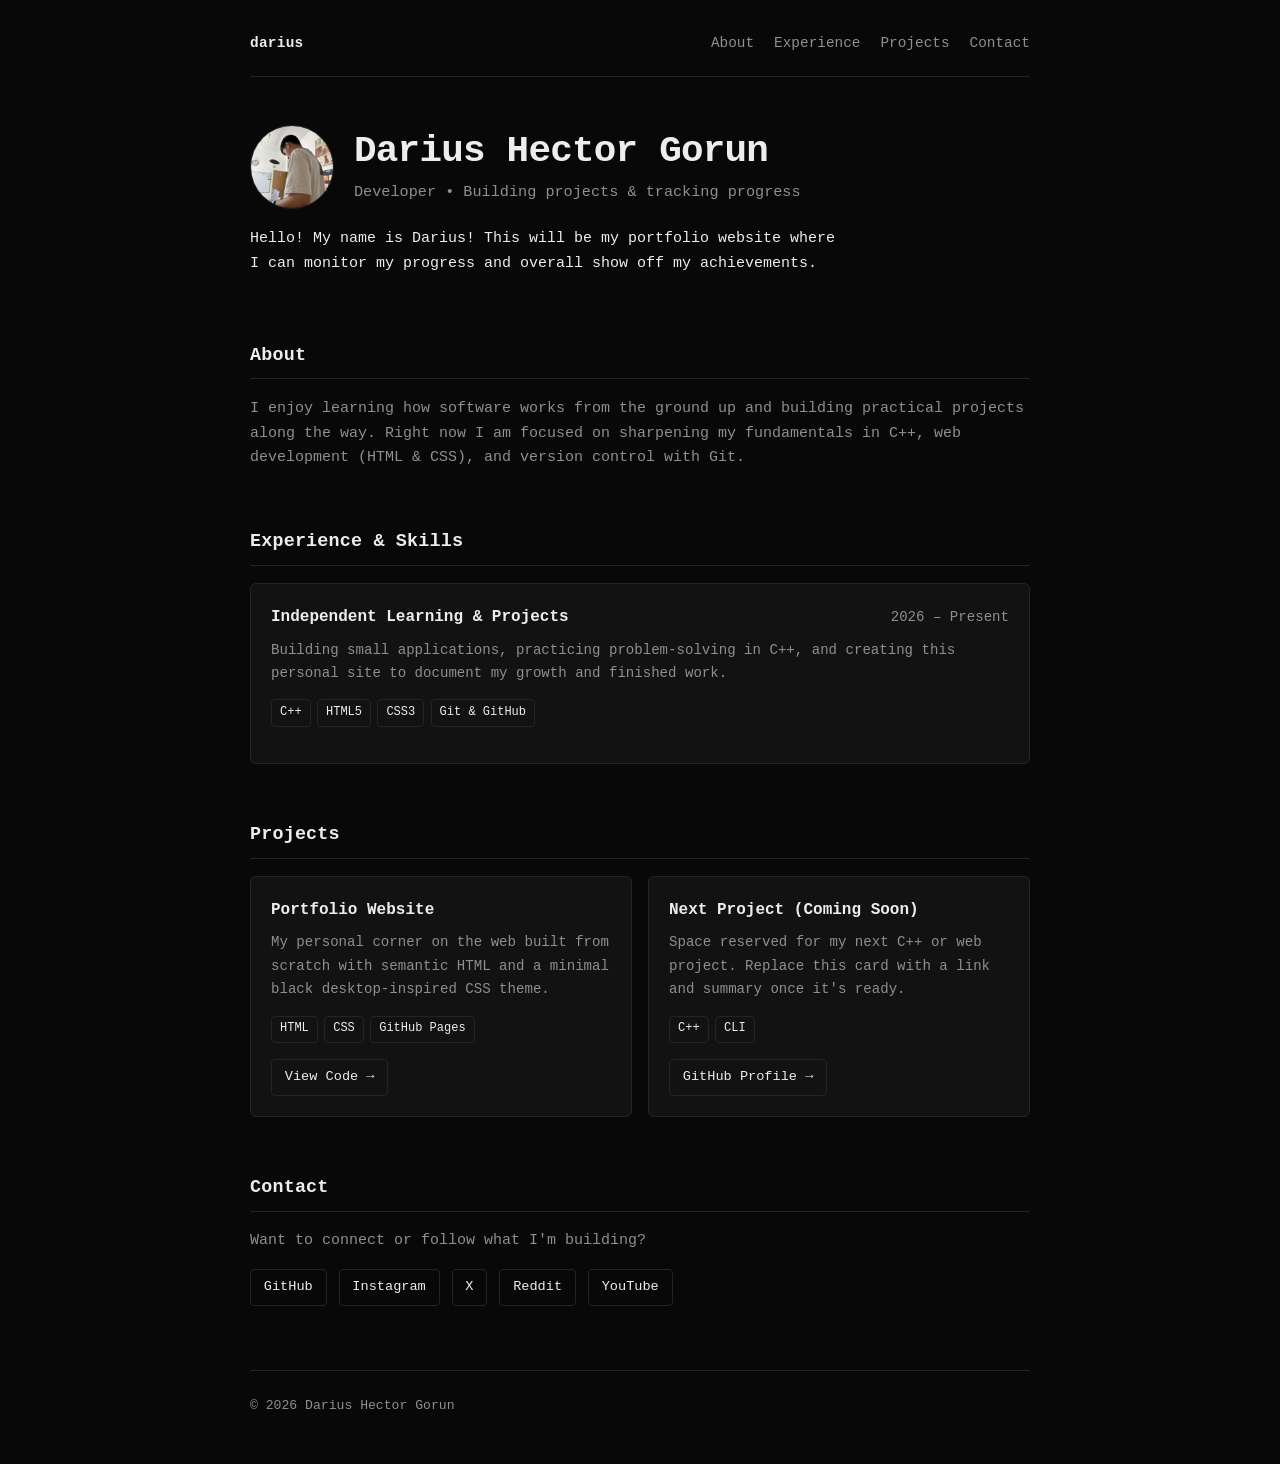
<file: index.html>
<!DOCTYPE html>
<html lang="en">
<head>
    <meta charset="utf-8">
    <meta name="viewport" content="width=device-width, initial-scale=1">
    <title>Darius — Portfolio</title>
    <meta name="description" content="Personal portfolio of Darius Hector Gorun — projects, experience, and progress.">
    <link rel="stylesheet" href="styles.css">
</head>
<body>
    <header id="home">
        <nav aria-label="Primary">
            <a href="#home" class="logo">darius</a>
            <div class="nav-links">
                <a href="#about">About</a>
                <a href="#experience">Experience</a>
                <a href="#projects">Projects</a>
                <a href="#contact">Contact</a>
            </div>
        </nav>

        <div class="hero">
            <div class="hero-top">
                <img src="assets/profile.jpg" alt="Darius Hector Gorun" class="avatar">
                <div>
                    <h1>Darius Hector Gorun</h1>
                    <p class="subtitle">Developer &bull; Building projects &amp; tracking progress</p>
                </div>
            </div>
            <p class="lead">
                Hello! My name is Darius! This will be my portfolio website where I can
                monitor my progress and overall show off my achievements.
            </p>
        </div>
    </header>

    <main>
        <section id="about">
            <h2>About</h2>
            <p>
                I enjoy learning how software works from the ground up and building
                practical projects along the way. Right now I am focused on sharpening
                my fundamentals in C++, web development (HTML &amp; CSS), and version
                control with Git.
            </p>
        </section>

        <section id="experience">
            <h2>Experience &amp; Skills</h2>
            <div class="card">
                <div class="card-header">
                    <h3>Independent Learning &amp; Projects</h3>
                    <span class="meta">2026 &ndash; Present</span>
                </div>
                <p>
                    Building small applications, practicing problem-solving in C++, and
                    creating this personal site to document my growth and finished work.
                </p>
                <ul class="tech-tags">
                    <li>C++</li>
                    <li>HTML5</li>
                    <li>CSS3</li>
                    <li>Git &amp; GitHub</li>
                </ul>
            </div>
        </section>

        <section id="projects">
            <h2>Projects</h2>
            <div class="projects-grid">
                <article class="card project-card">
                    <h3>Portfolio Website</h3>
                    <p>
                        My personal corner on the web built from scratch with semantic HTML
                        and a minimal black desktop-inspired CSS theme.
                    </p>
                    <ul class="tech-tags">
                        <li>HTML</li>
                        <li>CSS</li>
                        <li>GitHub Pages</li>
                    </ul>
                    <a href="https://github.com/dariushector/dariushectorgorun.github.io" class="btn" target="_blank" rel="noopener noreferrer">View Code &rarr;</a>
                </article>

                <article class="card project-card">
                    <h3>Next Project (Coming Soon)</h3>
                    <p>
                        Space reserved for my next C++ or web project. Replace this card
                        with a link and summary once it's ready.
                    </p>
                    <ul class="tech-tags">
                        <li>C++</li>
                        <li>CLI</li>
                    </ul>
                    <a href="https://github.com/dariushector" class="btn" target="_blank" rel="noopener noreferrer">GitHub Profile &rarr;</a>
                </article>
            </div>
        </section>

        <section id="contact">
            <h2>Contact</h2>
            <p>Want to connect or follow what I'm building?</p>
            <div class="contact-links">
                <a href="https://github.com/dariushector" class="btn" target="_blank" rel="noopener noreferrer">GitHub</a>
                <a href="https://www.instagram.com/dariushectorgorun" class="btn" target="_blank" rel="noopener noreferrer">Instagram</a>
                <a href="https://x.com/gorunhector" class="btn" target="_blank" rel="noopener noreferrer">X</a>
                <a href="https://www.reddit.com/user/dariushectorgorun" class="btn" target="_blank" rel="noopener noreferrer">Reddit</a>
                <a href="https://www.youtube.com/@dariushectorgorun" class="btn" target="_blank" rel="noopener noreferrer">YouTube</a>
            </div>
        </section>
    </main>

    <footer>
        <p>&copy; 2026 Darius Hector Gorun</p>
    </footer>
</body>
</html>
</file>
<file: styles.css>
:root {
    --bg: #080808;
    --surface: #121212;
    --border: #242424;
    --border-hover: #444444;
    --text: #ededed;
    --muted: #8e8e93;
    --accent: #ffffff;
    --font-main: "JetBrains Mono", "Fira Code", ui-monospace, SFMono-Regular, Menlo, Consolas, monospace;
}

* {
    box-sizing: border-box;
    margin: 0;
    padding: 0;
}

html {
    scroll-behavior: smooth;
}

body {
    background-color: var(--bg);
    color: var(--text);
    font-family: var(--font-main);
    font-size: 15px;
    line-height: 1.65;
    max-width: 820px;
    margin: 0 auto;
    padding: 2rem 1.25rem 3rem;
}

/* Navigation */
nav {
    display: flex;
    justify-content: space-between;
    align-items: center;
    flex-wrap: wrap;
    gap: 1rem;
    padding-bottom: 1.25rem;
    margin-bottom: 3rem;
    border-bottom: 1px solid var(--border);
}

nav a {
    color: var(--muted);
    text-decoration: none;
    font-size: 0.9rem;
    transition: color 0.15s ease;
}

nav a:hover,
nav .logo {
    color: var(--text);
}

nav .logo {
    font-weight: 700;
    letter-spacing: 0.02em;
}

.nav-links {
    display: flex;
    flex-wrap: wrap;
    gap: 1.25rem;
}

/* Hero */
.hero {
    margin-bottom: 4rem;
}

.hero-top {
    display: flex;
    align-items: center;
    gap: 1.25rem;
    flex-wrap: wrap;
    margin-bottom: 1.15rem;
}

.avatar {
    width: 84px;
    height: 84px;
    border-radius: 50%;
    object-fit: cover;
    object-position: center 20%;
    border: 1px solid var(--border);
    flex-shrink: 0;
}

h1 {
    font-size: clamp(1.75rem, 4vw, 2.35rem);
    line-height: 1.2;
    margin-bottom: 0.35rem;
    letter-spacing: -0.02em;
}

.subtitle {
    color: var(--muted);
    font-size: 0.95rem;
    margin-bottom: 0;
}

.lead {
    max-width: 65ch;
}

/* Sections */
section {
    margin-bottom: 3.5rem;
}

h2 {
    font-size: 1.15rem;
    margin-bottom: 1.1rem;
    padding-bottom: 0.45rem;
    border-bottom: 1px solid var(--border);
    letter-spacing: 0.01em;
}

section > p {
    color: var(--muted);
}

/* Cards & Grid */
.projects-grid {
    display: grid;
    grid-template-columns: repeat(auto-fit, minmax(260px, 1fr));
    gap: 1rem;
}

.card {
    background-color: var(--surface);
    border: 1px solid var(--border);
    border-radius: 6px;
    padding: 1.25rem;
    transition: border-color 0.15s ease;
}

.card:hover {
    border-color: var(--border-hover);
}

.card-header {
    display: flex;
    justify-content: space-between;
    align-items: baseline;
    flex-wrap: wrap;
    gap: 0.5rem;
    margin-bottom: 0.5rem;
}

.card h3 {
    font-size: 1rem;
    margin-bottom: 0.5rem;
}

.card-header h3 {
    margin-bottom: 0;
}

.meta,
.card p {
    color: var(--muted);
    font-size: 0.88rem;
}

.card p {
    margin-bottom: 0.9rem;
}

.project-card {
    display: flex;
    flex-direction: column;
}

.project-card .btn {
    margin-top: auto;
    align-self: flex-start;
}

/* Tech Tags & Buttons */
.tech-tags {
    list-style: none;
    display: flex;
    flex-wrap: wrap;
    gap: 0.4rem;
    margin-bottom: 1rem;
}

.tech-tags li {
    font-size: 0.75rem;
    padding: 0.18rem 0.5rem;
    border: 1px solid var(--border);
    border-radius: 4px;
    color: var(--text);
}

.btn {
    display: inline-block;
    color: var(--text);
    text-decoration: none;
    font-size: 0.85rem;
    padding: 0.4rem 0.8rem;
    border: 1px solid var(--border);
    border-radius: 4px;
    transition: border-color 0.15s ease, background-color 0.15s ease;
}

.btn:hover {
    border-color: var(--accent);
    background-color: #1a1a1a;
}

.contact-links {
    display: flex;
    flex-wrap: wrap;
    gap: 0.75rem;
    margin-top: 0.9rem;
}

/* Footer */
footer {
    margin-top: 4rem;
    padding-top: 1.5rem;
    border-top: 1px solid var(--border);
    color: var(--muted);
    font-size: 0.82rem;
}
</file>
